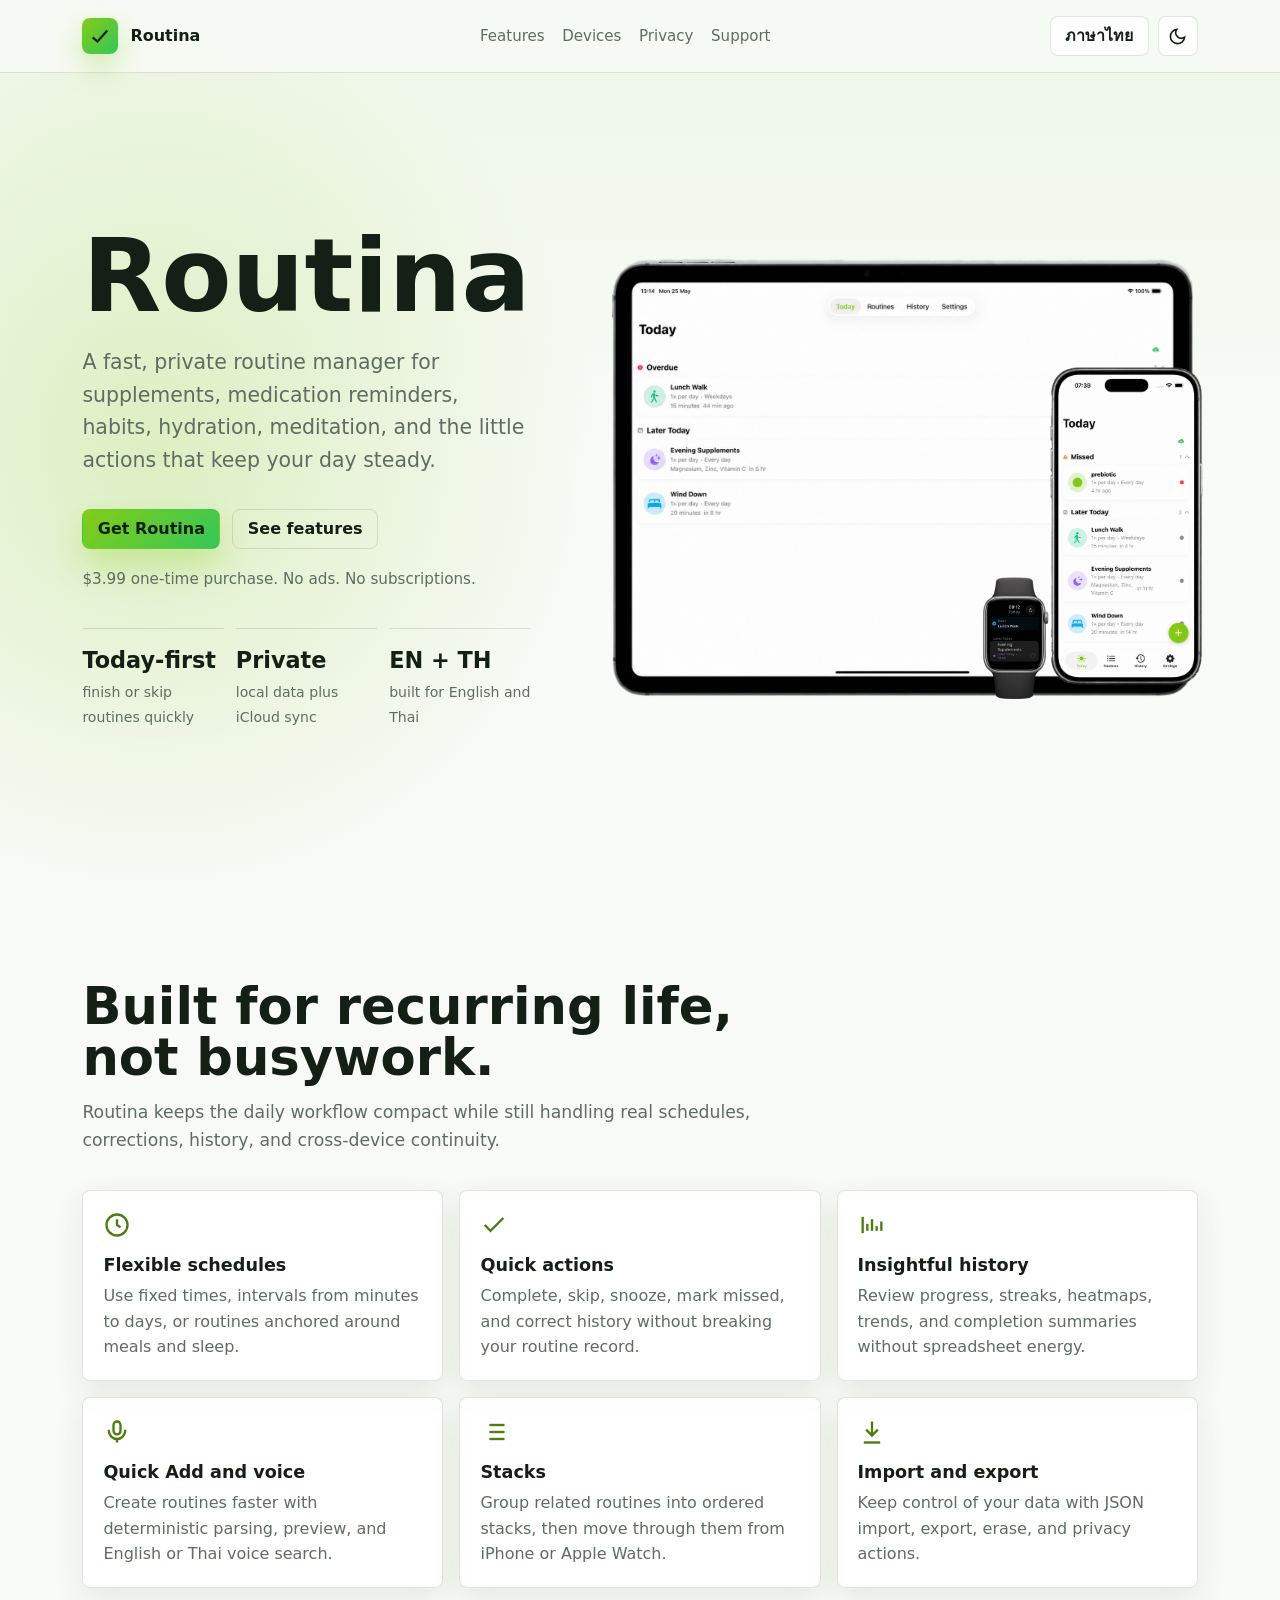
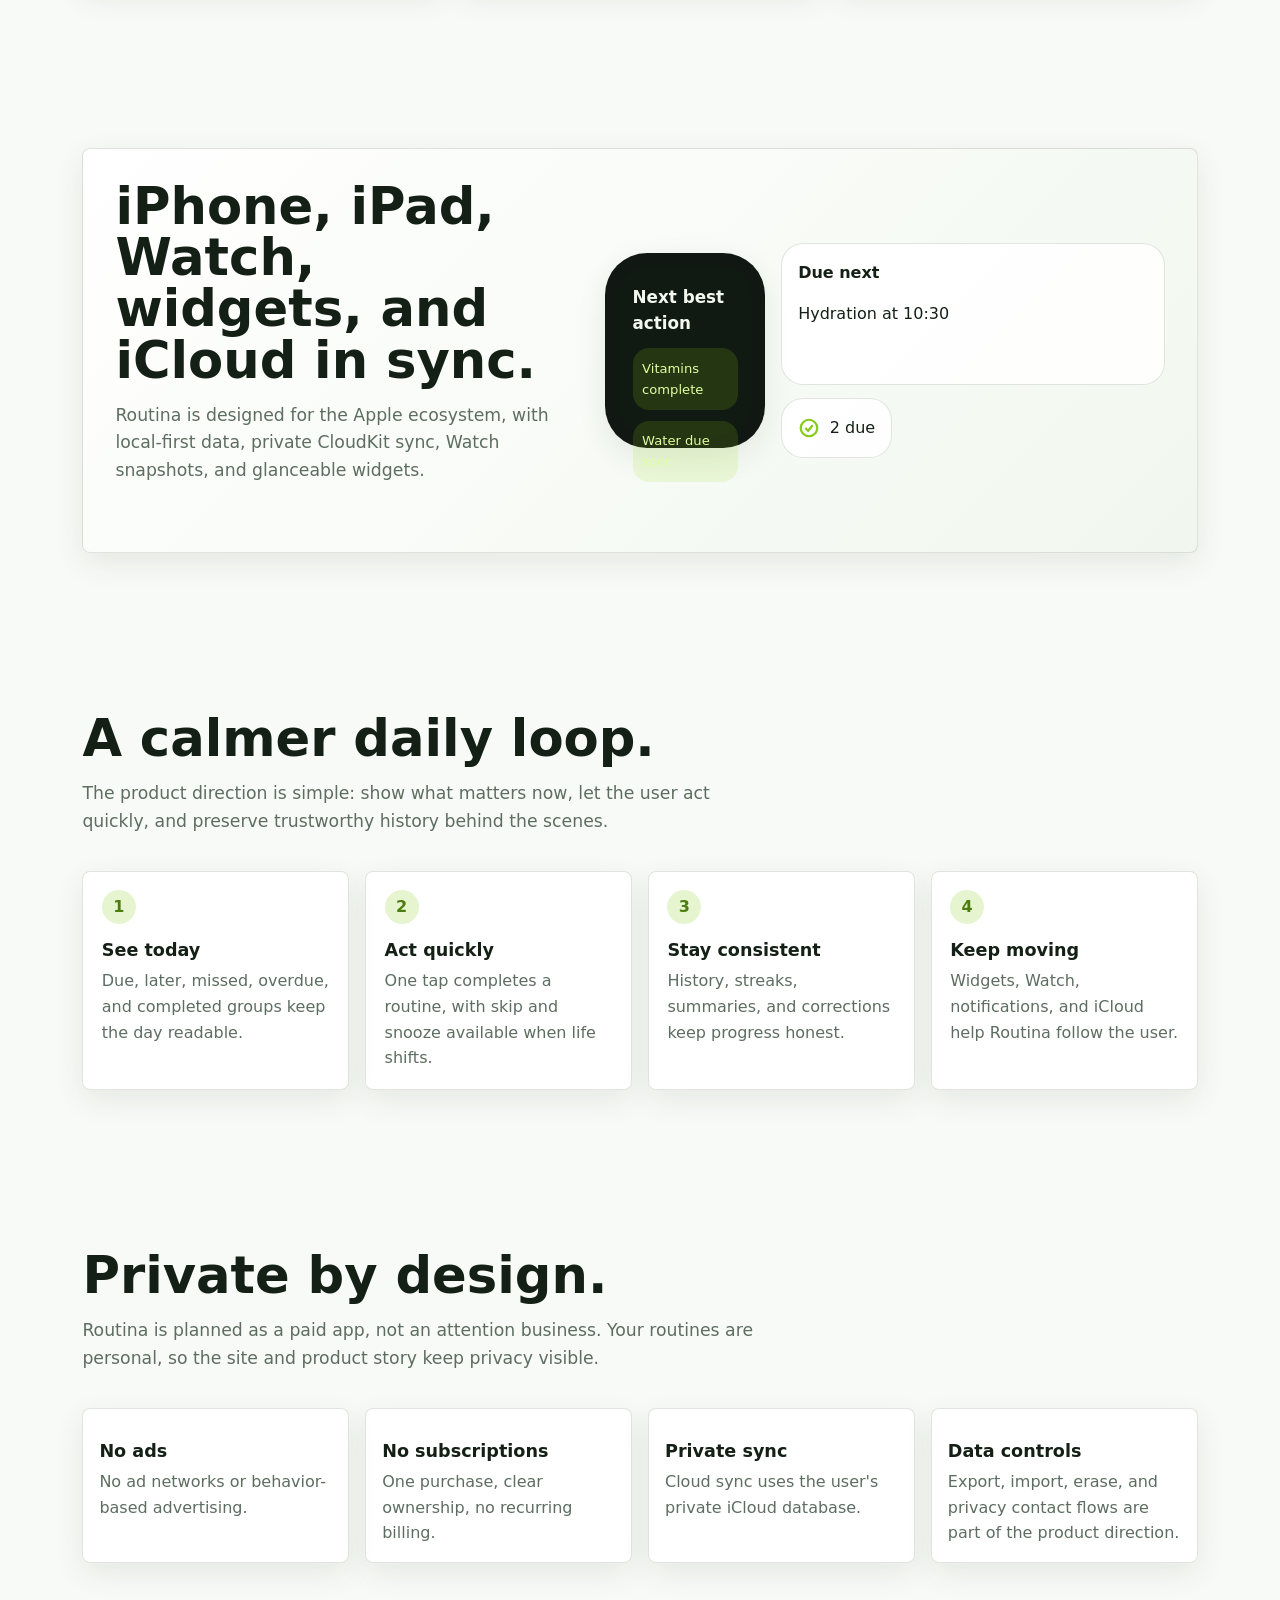
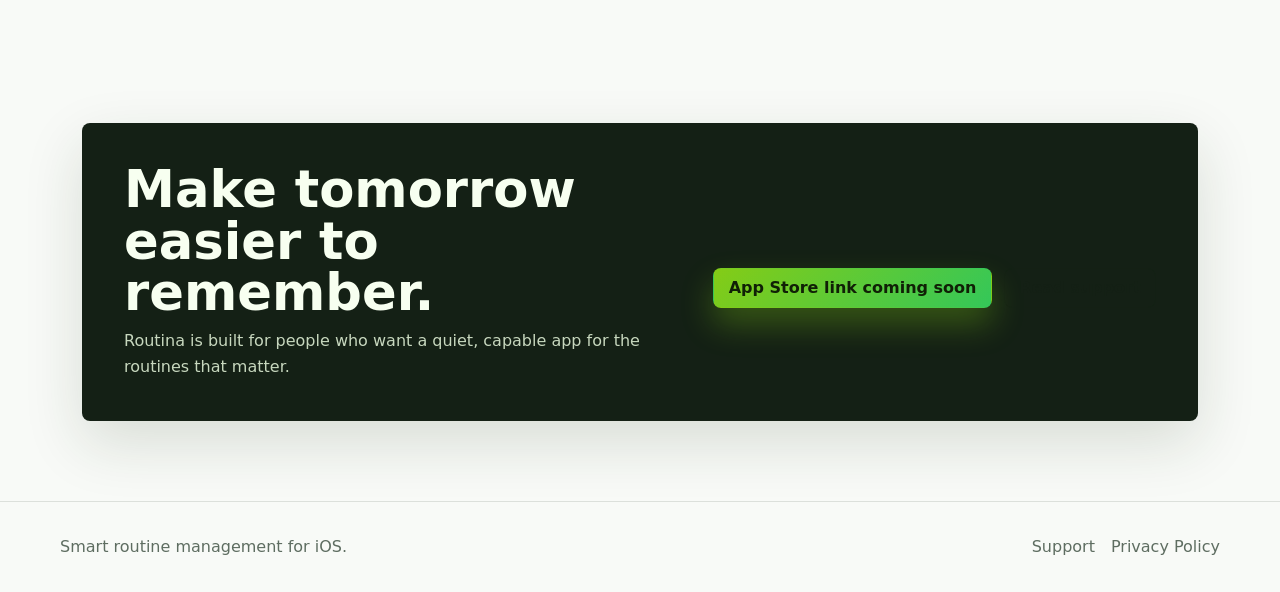
<file: index.html>
<!doctype html>
<html lang="en">
  <head>
    <meta charset="utf-8">
    <meta name="viewport" content="width=device-width, initial-scale=1">
    <meta name="description" content="Routina is a private, bilingual routine management app for iPhone, iPad, Apple Watch, widgets, and iCloud.">
    <title>Routina | Smart Routine Management for iOS</title>
    <link rel="stylesheet" href="assets/styles.css">
  </head>
  <body>
    <a class="skip-link" href="#main">Skip to content</a>
    <header class="site-header">
      <nav class="nav" aria-label="Primary navigation">
        <a class="brand" href="index.html" aria-label="Routina home">
          <span class="brand-mark" aria-hidden="true">
            <svg width="22" height="22" viewBox="0 0 24 24" fill="none" stroke="currentColor" stroke-width="2.4"><path d="M4 13.5 9.2 18 20 6"/></svg>
          </span>
          <span>Routina</span>
        </a>
        <div class="nav-links">
          <a href="#features" data-i18n="navFeatures">Features</a>
          <a href="#devices" data-i18n="navDevices">Devices</a>
          <a href="#privacy" data-i18n="navPrivacy">Privacy</a>
          <a href="Docs/Support.html" data-i18n="navSupport">Support</a>
        </div>
        <div class="nav-actions">
          <button class="language-toggle" type="button" data-lang-toggle data-i18n="langLabel">ภาษาไทย</button>
          <button class="icon-button" type="button" data-theme-toggle data-i18n-aria="themeLabel" aria-label="Toggle theme"><svg aria-hidden="true" width="19" height="19" viewBox="0 0 24 24" fill="none" stroke="currentColor" stroke-width="2"><path d="M20.99 12.79A9 9 0 1 1 11.21 3a7 7 0 0 0 9.78 9.79Z"/></svg></button>
        </div>
      </nav>
    </header>

    <main id="main">
      <section class="hero" aria-labelledby="hero-title">
        <div class="hero-copy">
          <h1 id="hero-title" data-i18n="heroTitle">Routina</h1>
          <p data-i18n="heroBody">A fast, private routine manager for supplements, medication reminders, habits, hydration, meditation, and the little actions that keep your day steady.</p>
          <div class="hero-actions">
            <a class="button primary" href="#download" data-i18n="heroCta">Get Routina</a>
            <a class="button secondary" href="#features" data-i18n="heroSecondary">See features</a>
          </div>
          <div class="price-line" data-i18n="priceLine">$3.99 one-time purchase. No ads. No subscriptions.</div>
          <div class="hero-proof" aria-label="Product highlights">
            <div class="proof-item">
              <strong data-i18n="proofOneValue">Today-first</strong>
              <span data-i18n="proofOneLabel">finish or skip routines quickly</span>
            </div>
            <div class="proof-item">
              <strong data-i18n="proofTwoValue">Private</strong>
              <span data-i18n="proofTwoLabel">local data plus iCloud sync</span>
            </div>
            <div class="proof-item">
              <strong data-i18n="proofThreeValue">EN + TH</strong>
              <span data-i18n="proofThreeLabel">built for English and Thai</span>
            </div>
          </div>
        </div>

        <div class="hero-mockup" aria-label="Routina app preview">
          <img
            src="assets/images/ipad%20with%20frame-en.png"
            alt="Routina app on iPad"
            class="hero-ipad"
            data-img-en="assets/images/ipad%20with%20frame-en.png"
            data-img-th="assets/images/ipad%20with%20frame-th.png"
            loading="eager"
            decoding="async">
          <img
            src="assets/images/iphone%20frame-en.png"
            alt="Routina app on iPhone"
            class="hero-iphone"
            data-img-en="assets/images/iphone%20frame-en.png"
            data-img-th="assets/images/iphone%20frame-th.png"
            loading="eager"
            decoding="async">
          <img
            src="assets/images/watch%20with%20frame-en.png"
            alt="Routina app on Apple Watch"
            class="hero-watch"
            data-img-en="assets/images/watch%20with%20frame-en.png"
            data-img-th="assets/images/watch%20with%20frame-th.png"
            loading="eager"
            decoding="async">
        </div>
      </section>

      <section class="section" id="features" aria-labelledby="features-title">
        <div class="section-header">
          <h2 id="features-title" data-i18n="featuresTitle">Built for recurring life, not busywork.</h2>
          <p data-i18n="featuresBody">Routina keeps the daily workflow compact while still handling real schedules, corrections, history, and cross-device continuity.</p>
        </div>
        <div class="feature-grid">
          <article class="feature-card">
            <svg width="28" height="28" viewBox="0 0 24 24" fill="none" stroke="currentColor" stroke-width="2"><circle cx="12" cy="12" r="9"/><path d="M12 7v5l3 2"/></svg>
            <h3 data-i18n="featureOneTitle">Flexible schedules</h3>
            <p data-i18n="featureOneBody">Use fixed times, intervals from minutes to days, or routines anchored around meals and sleep.</p>
          </article>
          <article class="feature-card">
            <svg width="28" height="28" viewBox="0 0 24 24" fill="none" stroke="currentColor" stroke-width="2"><path d="m4 12 5 5L20 6"/></svg>
            <h3 data-i18n="featureTwoTitle">Quick actions</h3>
            <p data-i18n="featureTwoBody">Complete, skip, snooze, mark missed, and correct history without breaking your routine record.</p>
          </article>
          <article class="feature-card">
            <svg width="28" height="28" viewBox="0 0 24 24" fill="none" stroke="currentColor" stroke-width="2"><path d="M4 19V5"/><path d="M8 17v-6"/><path d="M12 17V7"/><path d="M16 17v-4"/><path d="M20 17V9"/></svg>
            <h3 data-i18n="featureThreeTitle">Insightful history</h3>
            <p data-i18n="featureThreeBody">Review progress, streaks, heatmaps, trends, and completion summaries without spreadsheet energy.</p>
          </article>
          <article class="feature-card">
            <svg width="28" height="28" viewBox="0 0 24 24" fill="none" stroke="currentColor" stroke-width="2"><path d="M12 3a3 3 0 0 0-3 3v5a3 3 0 0 0 6 0V6a3 3 0 0 0-3-3Z"/><path d="M19 10v1a7 7 0 0 1-14 0v-1"/><path d="M12 18v3"/></svg>
            <h3 data-i18n="featureFourTitle">Quick Add and voice</h3>
            <p data-i18n="featureFourBody">Create routines faster with deterministic parsing, preview, and English or Thai voice search.</p>
          </article>
          <article class="feature-card">
            <svg width="28" height="28" viewBox="0 0 24 24" fill="none" stroke="currentColor" stroke-width="2"><path d="M8 6h13"/><path d="M8 12h13"/><path d="M8 18h13"/><path d="M3 6h.01"/><path d="M3 12h.01"/><path d="M3 18h.01"/></svg>
            <h3 data-i18n="featureFiveTitle">Stacks</h3>
            <p data-i18n="featureFiveBody">Group related routines into ordered stacks, then move through them from iPhone or Apple Watch.</p>
          </article>
          <article class="feature-card">
            <svg width="28" height="28" viewBox="0 0 24 24" fill="none" stroke="currentColor" stroke-width="2"><path d="M12 3v12"/><path d="m7 10 5 5 5-5"/><path d="M5 21h14"/></svg>
            <h3 data-i18n="featureSixTitle">Import and export</h3>
            <p data-i18n="featureSixBody">Keep control of your data with JSON import, export, erase, and privacy actions.</p>
          </article>
        </div>
      </section>

      <section class="section" id="devices" aria-labelledby="devices-title">
        <div class="device-band">
          <div class="section-header">
            <h2 id="devices-title" data-i18n="devicesTitle">iPhone, iPad, Watch, widgets, and iCloud in sync.</h2>
            <p data-i18n="devicesBody">Routina is designed for the Apple ecosystem, with local-first data, private CloudKit sync, Watch snapshots, and glanceable widgets.</p>
          </div>
          <div class="watch-widget" aria-hidden="true">
            <div class="watch">
              <div class="watch-screen">
                <strong data-i18n="watchTitle">Next best action</strong>
                <div class="watch-row" data-i18n="watchRowOne">Vitamins complete</div>
                <div class="watch-row" data-i18n="watchRowTwo">Water due soon</div>
              </div>
            </div>
            <div class="widget-stack">
              <div class="home-widget">
                <strong data-i18n="homeWidgetTitle">Due next</strong>
                <p data-i18n="homeWidgetBody">Hydration at 10:30</p>
              </div>
              <div class="lock-widget">
                <svg width="22" height="22" viewBox="0 0 24 24" fill="none" stroke="var(--accent)" stroke-width="2.4"><circle cx="12" cy="12" r="9"/><path d="m8 12 3 3 5-6"/></svg>
                <span data-i18n="lockWidgetBody">2 due</span>
              </div>
            </div>
          </div>
        </div>
      </section>

      <section class="section" aria-labelledby="workflow-title">
        <div class="section-header">
          <h2 id="workflow-title" data-i18n="workflowTitle">A calmer daily loop.</h2>
          <p data-i18n="workflowBody">The product direction is simple: show what matters now, let the user act quickly, and preserve trustworthy history behind the scenes.</p>
        </div>
        <div class="timeline">
          <article class="timeline-item"><span class="number">1</span><h3 data-i18n="stepOneTitle">See today</h3><p data-i18n="stepOneBody">Due, later, missed, overdue, and completed groups keep the day readable.</p></article>
          <article class="timeline-item"><span class="number">2</span><h3 data-i18n="stepTwoTitle">Act quickly</h3><p data-i18n="stepTwoBody">One tap completes a routine, with skip and snooze available when life shifts.</p></article>
          <article class="timeline-item"><span class="number">3</span><h3 data-i18n="stepThreeTitle">Stay consistent</h3><p data-i18n="stepThreeBody">History, streaks, summaries, and corrections keep progress honest.</p></article>
          <article class="timeline-item"><span class="number">4</span><h3 data-i18n="stepFourTitle">Keep moving</h3><p data-i18n="stepFourBody">Widgets, Watch, notifications, and iCloud help Routina follow the user.</p></article>
        </div>
      </section>

      <section class="section" id="privacy" aria-labelledby="privacy-title">
        <div class="section-header">
          <h2 id="privacy-title" data-i18n="privacyTitle">Private by design.</h2>
          <p data-i18n="privacyBody">Routina is planned as a paid app, not an attention business. Your routines are personal, so the site and product story keep privacy visible.</p>
        </div>
        <div class="privacy-strip">
          <article class="privacy-item"><h3 data-i18n="privacyOneTitle">No ads</h3><p data-i18n="privacyOneBody">No ad networks or behavior-based advertising.</p></article>
          <article class="privacy-item"><h3 data-i18n="privacyTwoTitle">No subscriptions</h3><p data-i18n="privacyTwoBody">One purchase, clear ownership, no recurring billing.</p></article>
          <article class="privacy-item"><h3 data-i18n="privacyThreeTitle">Private sync</h3><p data-i18n="privacyThreeBody">Cloud sync uses the user's private iCloud database.</p></article>
          <article class="privacy-item"><h3 data-i18n="privacyFourTitle">Data controls</h3><p data-i18n="privacyFourBody">Export, import, erase, and privacy contact flows are part of the product direction.</p></article>
        </div>
      </section>

      <section class="section" id="download" aria-labelledby="download-title">
        <div class="download-band">
          <div>
            <h2 id="download-title" data-i18n="finalTitle">Make tomorrow easier to remember.</h2>
            <p data-i18n="finalBody">Routina is built for people who want a quiet, capable app for the routines that matter.</p>
          </div>
          <div class="hero-actions">
            <a class="button primary" href="#" data-i18n="finalCta">App Store link coming soon</a>
            <a class="button secondary" href="Docs/Support.html" data-i18n="finalSupport">Read support</a>
          </div>
        </div>
      </section>
    </main>

    <footer class="site-footer">
      <div class="footer-inner">
        <span data-i18n="footerTagline">Smart routine management for iOS.</span>
        <div class="footer-links">
          <a href="Docs/Support.html" data-i18n="navSupport">Support</a>
          <a href="Docs/Privacy.html" data-i18n="navDocsPrivacy">Privacy Policy</a>
        </div>
      </div>
    </footer>
    <script src="assets/site.js"></script>
  </body>
</html>
</file>
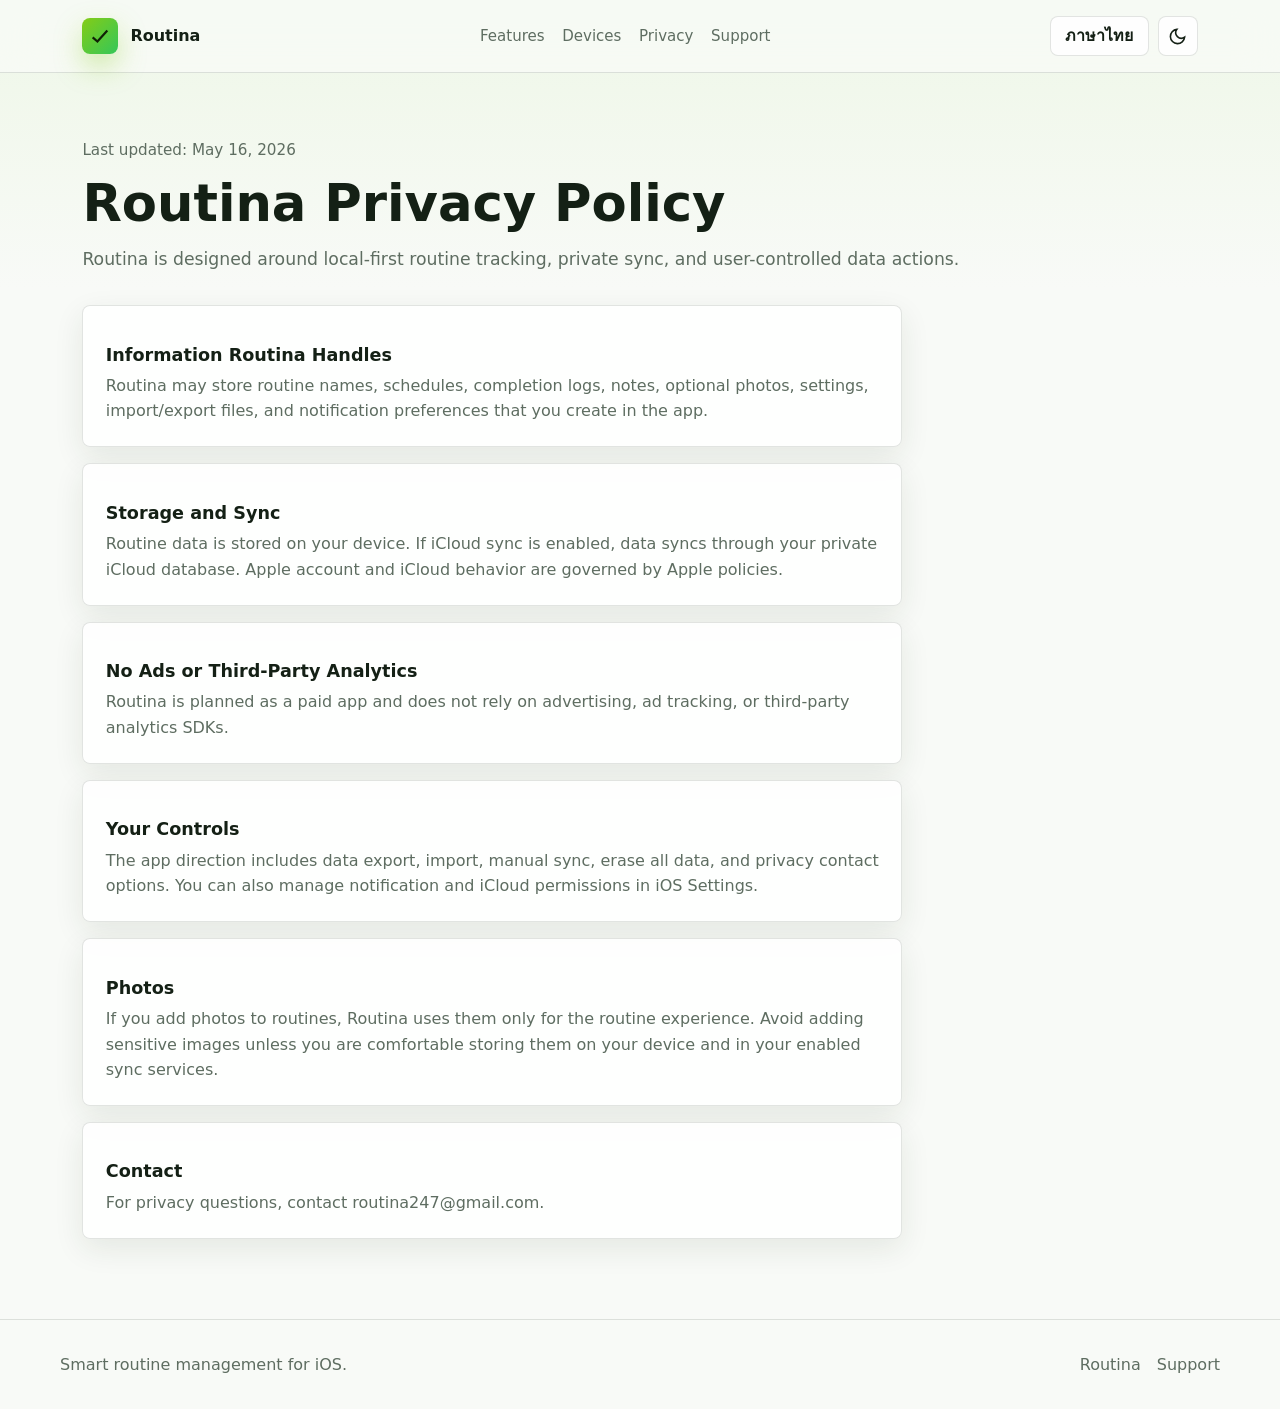
<file: Docs/Privacy.html>
<!doctype html>
<html lang="en">
  <head>
    <meta charset="utf-8">
    <meta name="viewport" content="width=device-width, initial-scale=1">
    <meta name="description" content="Privacy policy for Routina, a smart routine management app for iOS.">
    <title>Routina Privacy Policy</title>
    <link rel="stylesheet" href="../assets/styles.css">
  </head>
  <body class="docs-page">
    <a class="skip-link" href="#main">Skip to content</a>
    <header class="site-header">
      <nav class="nav" aria-label="Primary navigation">
        <a class="brand" href="../index.html" aria-label="Routina home">
          <span class="brand-mark" aria-hidden="true"><svg width="22" height="22" viewBox="0 0 24 24" fill="none" stroke="currentColor" stroke-width="2.4"><path d="M4 13.5 9.2 18 20 6"/></svg></span>
          <span>Routina</span>
        </a>
        <div class="nav-links">
          <a href="../index.html#features" data-i18n="navFeatures">Features</a>
          <a href="../index.html#devices" data-i18n="navDevices">Devices</a>
          <a href="../index.html#privacy" data-i18n="navPrivacy">Privacy</a>
          <a href="Support.html" data-i18n="navSupport">Support</a>
        </div>
        <div class="nav-actions">
          <button class="language-toggle" type="button" data-lang-toggle data-i18n="langLabel">ภาษาไทย</button>
          <button class="icon-button" type="button" data-theme-toggle data-i18n-aria="themeLabel" aria-label="Toggle theme"><svg aria-hidden="true" width="19" height="19" viewBox="0 0 24 24" fill="none" stroke="currentColor" stroke-width="2"><path d="M20.99 12.79A9 9 0 1 1 11.21 3a7 7 0 0 0 9.78 9.79Z"/></svg></button>
        </div>
      </nav>
    </header>
    <main id="main" class="docs-shell">
      <span class="doc-meta" data-i18n="privacyDocUpdated">Last updated: May 16, 2026</span>
      <h1 data-i18n="privacyDocTitle">Routina Privacy Policy</h1>
      <p class="lead" data-i18n="privacyDocLead">Routina is designed around local-first routine tracking, private sync, and user-controlled data actions.</p>
      <div class="docs-grid">
        <section class="support-card">
          <h2 data-i18n="privacyCollectTitle">Information Routina Handles</h2>
          <p data-i18n="privacyCollectBody">Routina may store routine names, schedules, completion logs, notes, optional photos, settings, import/export files, and notification preferences that you create in the app.</p>
        </section>
        <section class="support-card">
          <h2 data-i18n="privacyStorageTitle">Storage and Sync</h2>
          <p data-i18n="privacyStorageBody">Routine data is stored on your device. If iCloud sync is enabled, data syncs through your private iCloud database. Apple account and iCloud behavior are governed by Apple policies.</p>
        </section>
        <section class="support-card">
          <h2 data-i18n="privacyNoAdsTitle">No Ads or Third-Party Analytics</h2>
          <p data-i18n="privacyNoAdsBody">Routina is planned as a paid app and does not rely on advertising, ad tracking, or third-party analytics SDKs.</p>
        </section>
        <section class="support-card">
          <h2 data-i18n="privacyControlsTitle">Your Controls</h2>
          <p data-i18n="privacyControlsBody">The app direction includes data export, import, manual sync, erase all data, and privacy contact options. You can also manage notification and iCloud permissions in iOS Settings.</p>
        </section>
        <section class="support-card">
          <h2 data-i18n="privacyPhotosTitle">Photos</h2>
          <p data-i18n="privacyPhotosBody">If you add photos to routines, Routina uses them only for the routine experience. Avoid adding sensitive images unless you are comfortable storing them on your device and in your enabled sync services.</p>
        </section>
        <section class="support-card">
          <h2 data-i18n="privacyContactTitle">Contact</h2>
          <p data-i18n="privacyContactBody">For privacy questions, contact routina247@gmail.com.</p>
        </section>
      </div>
    </main>
    <footer class="site-footer">
      <div class="footer-inner">
        <span data-i18n="footerTagline">Smart routine management for iOS.</span>
        <div class="footer-links">
          <a href="../index.html">Routina</a>
          <a href="Support.html" data-i18n="navSupport">Support</a>
        </div>
      </div>
    </footer>
    <script src="../assets/site.js"></script>
  </body>
</html>
</file>
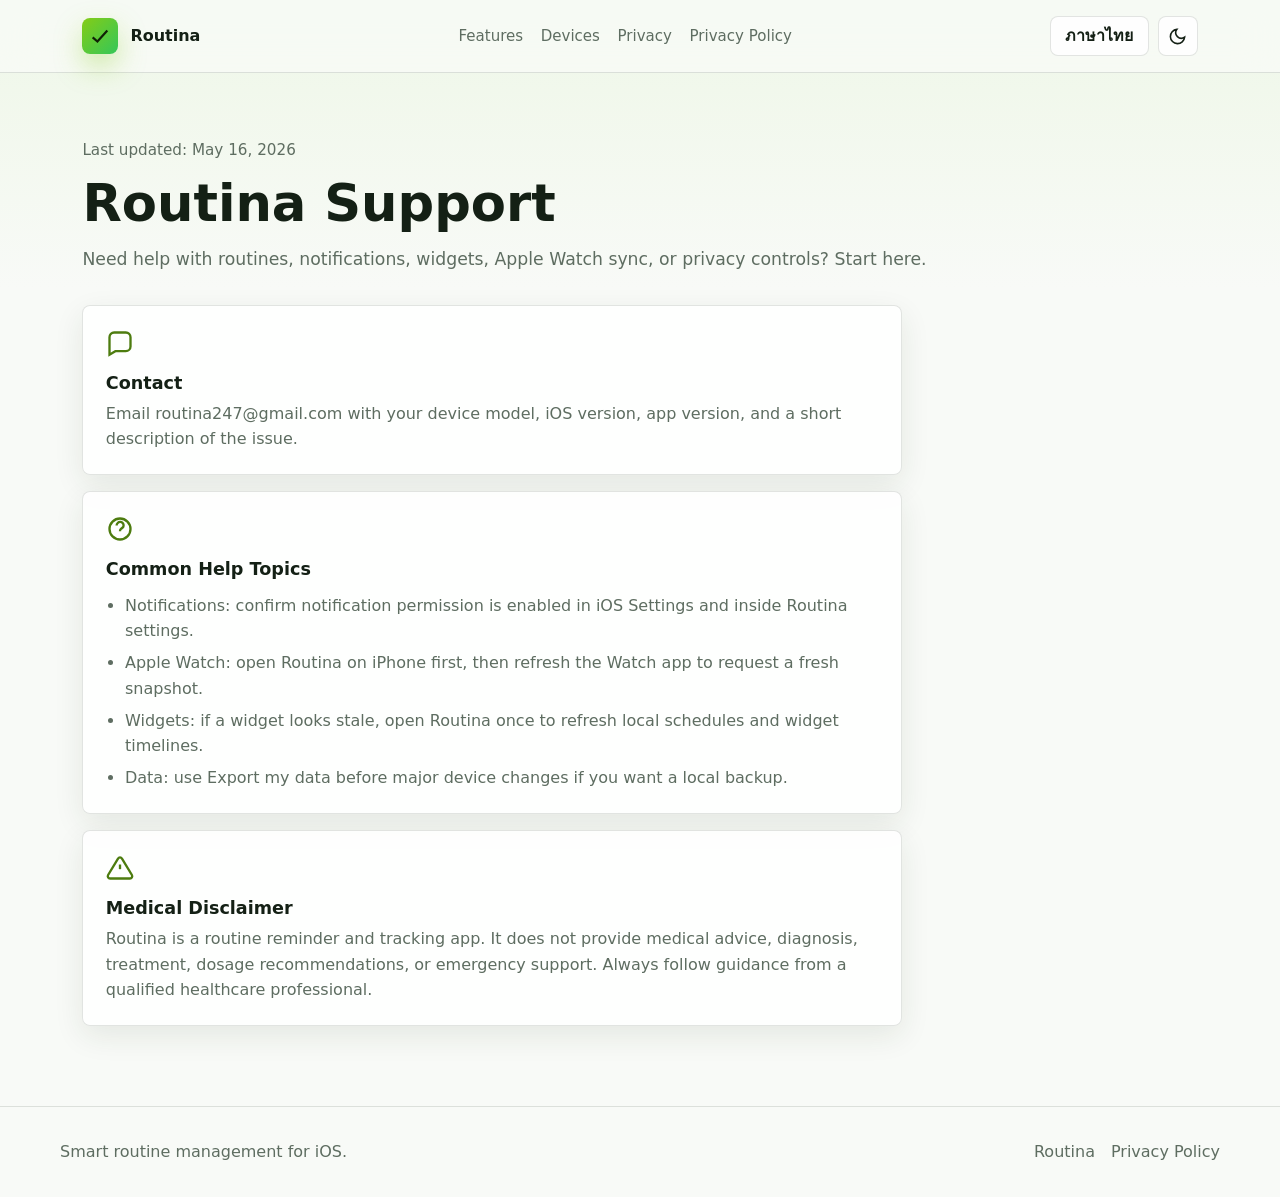
<file: Docs/Support.html>
<!doctype html>
<html lang="en">
  <head>
    <meta charset="utf-8">
    <meta name="viewport" content="width=device-width, initial-scale=1">
    <meta name="description" content="Support information for Routina, a smart routine management app for iOS.">
    <title>Routina Support</title>
    <link rel="stylesheet" href="../assets/styles.css">
  </head>
  <body class="docs-page">
    <a class="skip-link" href="#main">Skip to content</a>
    <header class="site-header">
      <nav class="nav" aria-label="Primary navigation">
        <a class="brand" href="../index.html" aria-label="Routina home">
          <span class="brand-mark" aria-hidden="true"><svg width="22" height="22" viewBox="0 0 24 24" fill="none" stroke="currentColor" stroke-width="2.4"><path d="M4 13.5 9.2 18 20 6"/></svg></span>
          <span>Routina</span>
        </a>
        <div class="nav-links">
          <a href="../index.html#features" data-i18n="navFeatures">Features</a>
          <a href="../index.html#devices" data-i18n="navDevices">Devices</a>
          <a href="../index.html#privacy" data-i18n="navPrivacy">Privacy</a>
          <a href="Privacy.html" data-i18n="navDocsPrivacy">Privacy Policy</a>
        </div>
        <div class="nav-actions">
          <button class="language-toggle" type="button" data-lang-toggle data-i18n="langLabel">ภาษาไทย</button>
          <button class="icon-button" type="button" data-theme-toggle data-i18n-aria="themeLabel" aria-label="Toggle theme"><svg aria-hidden="true" width="19" height="19" viewBox="0 0 24 24" fill="none" stroke="currentColor" stroke-width="2"><path d="M20.99 12.79A9 9 0 1 1 11.21 3a7 7 0 0 0 9.78 9.79Z"/></svg></button>
        </div>
      </nav>
    </header>
    <main id="main" class="docs-shell">
      <span class="doc-meta" data-i18n="supportUpdated">Last updated: May 16, 2026</span>
      <h1 data-i18n="supportTitle">Routina Support</h1>
      <p class="lead" data-i18n="supportLead">Need help with routines, notifications, widgets, Apple Watch sync, or privacy controls? Start here.</p>
      <div class="docs-grid">
        <section class="support-card">
          <svg width="28" height="28" viewBox="0 0 24 24" fill="none" stroke="currentColor" stroke-width="2"><path d="M21 15a4 4 0 0 1-4 4H8l-5 3V7a4 4 0 0 1 4-4h10a4 4 0 0 1 4 4Z"/></svg>
          <h2 data-i18n="supportContactTitle">Contact</h2>
          <p data-i18n="supportContactBody">Email routina247@gmail.com with your device model, iOS version, app version, and a short description of the issue.</p>
        </section>
        <section class="support-card">
          <svg width="28" height="28" viewBox="0 0 24 24" fill="none" stroke="currentColor" stroke-width="2"><circle cx="12" cy="12" r="9"/><path d="M12 17h.01"/><path d="M9.1 9a3 3 0 1 1 5.8 1c-.5.9-1.5 1.3-2.2 2-.5.5-.7 1-.7 2"/></svg>
          <h2 data-i18n="supportFaqTitle">Common Help Topics</h2>
          <ul>
            <li data-i18n="supportFaqOne">Notifications: confirm notification permission is enabled in iOS Settings and inside Routina settings.</li>
            <li data-i18n="supportFaqTwo">Apple Watch: open Routina on iPhone first, then refresh the Watch app to request a fresh snapshot.</li>
            <li data-i18n="supportFaqThree">Widgets: if a widget looks stale, open Routina once to refresh local schedules and widget timelines.</li>
            <li data-i18n="supportFaqFour">Data: use Export my data before major device changes if you want a local backup.</li>
          </ul>
        </section>
        <section class="support-card">
          <svg width="28" height="28" viewBox="0 0 24 24" fill="none" stroke="currentColor" stroke-width="2"><path d="M12 9v4"/><path d="M12 17h.01"/><path d="M10.3 3.9 1.8 18a2 2 0 0 0 1.7 3h17a2 2 0 0 0 1.7-3L13.7 3.9a2 2 0 0 0-3.4 0Z"/></svg>
          <h2 data-i18n="supportMedicalTitle">Medical Disclaimer</h2>
          <p data-i18n="supportMedicalBody">Routina is a routine reminder and tracking app. It does not provide medical advice, diagnosis, treatment, dosage recommendations, or emergency support. Always follow guidance from a qualified healthcare professional.</p>
        </section>
      </div>
    </main>
    <footer class="site-footer">
      <div class="footer-inner">
        <span data-i18n="footerTagline">Smart routine management for iOS.</span>
        <div class="footer-links">
          <a href="../index.html">Routina</a>
          <a href="Privacy.html" data-i18n="navDocsPrivacy">Privacy Policy</a>
        </div>
      </div>
    </footer>
    <script src="../assets/site.js"></script>
  </body>
</html>
</file>
<file: assets/styles.css>
:root {
  color-scheme: light;
  --bg: #f8faf7;
  --bg-strong: #eef7e7;
  --surface: #ffffff;
  --surface-soft: #f1f7ee;
  --surface-elevated: rgba(255, 255, 255, 0.86);
  --text: #142015;
  --muted: #5e6d61;
  --border: rgba(20, 32, 21, 0.12);
  --accent: #84cc16;
  --accent-strong: #4d7c0f;
  --orange: #ff9500;
  --green: #34c759;
  --blue: #007aff;
  --purple: #af52de;
  --amber: #f59e0b;
  --red: #ef4444;
  --shadow: 0 22px 60px rgba(31, 52, 22, 0.14);
  --shadow-soft: 0 10px 30px rgba(31, 52, 22, 0.09);
  --radius: 8px;
  --max: 1160px;
}

:root[data-theme="dark"] {
  color-scheme: dark;
  --bg: #071108;
  --bg-strong: #101d12;
  --surface: #111a12;
  --surface-soft: #172417;
  --surface-elevated: rgba(17, 26, 18, 0.88);
  --text: #f3f8ef;
  --muted: #afbaaa;
  --border: rgba(243, 248, 239, 0.13);
  --accent: #9be31f;
  --accent-strong: #c7f85f;
  --shadow: 0 22px 60px rgba(0, 0, 0, 0.42);
  --shadow-soft: 0 10px 30px rgba(0, 0, 0, 0.25);
}

* {
  box-sizing: border-box;
}

html {
  scroll-behavior: smooth;
}

body {
  margin: 0;
  background:
    radial-gradient(circle at 12% 12%, color-mix(in srgb, var(--accent) 24%, transparent), transparent 28rem),
    linear-gradient(180deg, var(--bg-strong), var(--bg) 28rem);
  color: var(--text);
  font-family: Inter, ui-sans-serif, system-ui, -apple-system, BlinkMacSystemFont, "Segoe UI", sans-serif;
  font-size: 16px;
  line-height: 1.6;
}

body.docs-page {
  background: linear-gradient(180deg, var(--bg-strong), var(--bg) 18rem);
}

a {
  color: inherit;
}

img,
svg {
  display: block;
  max-width: 100%;
}

button {
  font: inherit;
}

.skip-link {
  position: fixed;
  left: 1rem;
  top: 1rem;
  z-index: 100;
  transform: translateY(-150%);
  background: var(--text);
  color: var(--bg);
  padding: 0.7rem 1rem;
  border-radius: var(--radius);
}

.skip-link:focus {
  transform: translateY(0);
}

.site-header {
  position: sticky;
  top: 0;
  z-index: 20;
  backdrop-filter: blur(20px);
  background: color-mix(in srgb, var(--bg) 82%, transparent);
  border-bottom: 1px solid var(--border);
}

.nav {
  max-width: var(--max);
  margin: 0 auto;
  min-height: 72px;
  padding: 0 1.4rem;
  display: flex;
  align-items: center;
  justify-content: space-between;
  gap: 1.25rem;
}

.brand {
  display: inline-flex;
  align-items: center;
  gap: 0.75rem;
  text-decoration: none;
  font-weight: 800;
  letter-spacing: 0;
}

.brand-mark {
  width: 36px;
  height: 36px;
  border-radius: 8px;
  display: grid;
  place-items: center;
  background: linear-gradient(135deg, var(--accent), #34c759);
  color: #102006;
  box-shadow: 0 12px 28px color-mix(in srgb, var(--accent) 35%, transparent);
}

.nav-links {
  display: flex;
  align-items: center;
  gap: 1.1rem;
  font-size: 0.94rem;
  color: var(--muted);
}

.nav-links a {
  text-decoration: none;
}

.nav-links a:hover {
  color: var(--text);
}

.nav-actions {
  display: flex;
  align-items: center;
  gap: 0.55rem;
}

.icon-button,
.language-toggle,
.button {
  min-height: 40px;
  border: 1px solid var(--border);
  border-radius: var(--radius);
  background: var(--surface-elevated);
  color: var(--text);
  display: inline-flex;
  align-items: center;
  justify-content: center;
  gap: 0.5rem;
  cursor: pointer;
  text-decoration: none;
  transition: transform 160ms ease, border-color 160ms ease, background 160ms ease;
}

.icon-button {
  width: 40px;
}

.language-toggle,
.button {
  padding: 0 0.9rem;
  font-weight: 750;
}

.button.primary {
  border-color: transparent;
  background: linear-gradient(135deg, var(--accent), var(--green));
  color: #102006;
  box-shadow: 0 16px 32px color-mix(in srgb, var(--accent) 32%, transparent);
}

.button.secondary {
  background: transparent;
}

.button:hover,
.icon-button:hover,
.language-toggle:hover {
  transform: translateY(-1px);
  border-color: color-mix(in srgb, var(--accent) 55%, var(--border));
}

.hero,
.section,
.docs-shell {
  max-width: var(--max);
  margin: 0 auto;
  padding-left: 1.4rem;
  padding-right: 1.4rem;
}

.hero {
  min-height: calc(100vh - 72px);
  display: flex;
  flex-direction: column;
  gap: clamp(2rem, 6vw, 5rem);
  align-items: center;
  padding-top: 3.6rem;
  padding-bottom: 4.5rem;
  overflow: visible;
}

.hero-copy {
  flex: 1;
  width: 100%;
}

.hero-copy h1 {
  max-width: 12ch;
  margin: 0;
  font-size: clamp(3.25rem, 8vw, 7.4rem);
  line-height: 0.9;
  letter-spacing: 0;
}

.hero-copy p {
  max-width: 40rem;
  margin: 1.5rem 0 0;
  color: var(--muted);
  font-size: clamp(1.05rem, 2vw, 1.28rem);
}

.hero-actions {
  display: flex;
  flex-wrap: wrap;
  gap: 0.75rem;
  margin-top: 2rem;
}

.price-line {
  margin-top: 1.15rem;
  color: var(--muted);
  font-size: 0.95rem;
}

.hero-proof {
  display: grid;
  grid-template-columns: repeat(3, minmax(0, 1fr));
  gap: 0.75rem;
  margin-top: 2.25rem;
  max-width: 36rem;
}

.proof-item {
  border-top: 1px solid var(--border);
  padding-top: 0.9rem;
}

.proof-item strong {
  display: block;
  font-size: 1.4rem;
}

.proof-item span {
  color: var(--muted);
  font-size: 0.88rem;
}

.hero-mockup {
  position: relative;
  width: 100%;
  max-width: 550px;
  display: inline-block;
  flex: 1.5;
}

.hero-mockup img {
  display: block;
  max-width: 100%;
  height: auto;
  background: transparent;
}

/* iPad — base layer, fills container */
.hero-ipad {
  width: 100%;
  display: block;
  z-index: 1;
  border-radius: 10px;
}

/* iPhone — overlaps bottom-right of iPad, ~32% width */
.hero-iphone {
  position: absolute;
  width: 32%;
  right: -4%;
  bottom: 0;
  z-index: 2;
  border-radius: 16px;
}

/* Apple Watch — smaller, sits to the left of iPhone, bottom-aligned */
.hero-watch {
  position: absolute;
  width: 16%;
  right: 6%;
  bottom: 0;
  z-index: 3;
  border-radius: 14px;
}

.section {
  padding-top: 5rem;
  padding-bottom: 5rem;
}

.section-header {
  max-width: 680px;
  margin-bottom: 2.2rem;
}

.section-header h2,
.docs-shell h1 {
  margin: 0;
  font-size: clamp(2rem, 4vw, 3.6rem);
  line-height: 1;
  letter-spacing: 0;
}

.section-header p,
.docs-shell .lead {
  margin: 1rem 0 0;
  color: var(--muted);
  font-size: 1.08rem;
}

.feature-grid {
  display: grid;
  grid-template-columns: repeat(3, minmax(0, 1fr));
  gap: 1rem;
}

.feature-card,
.timeline-item,
.privacy-item,
.support-card {
  border: 1px solid var(--border);
  border-radius: var(--radius);
  background: var(--surface-elevated);
  box-shadow: var(--shadow-soft);
}

.feature-card {
  padding: 1.25rem;
}

.feature-card svg,
.support-card svg {
  color: var(--accent-strong);
}

.feature-card h3,
.timeline-item h3,
.privacy-item h3,
.support-card h2 {
  margin: 1rem 0 0.45rem;
  font-size: 1.1rem;
  line-height: 1.2;
}

.feature-card p,
.timeline-item p,
.privacy-item p,
.support-card p,
.support-card li {
  color: var(--muted);
  margin: 0;
}

.device-band {
  display: grid;
  grid-template-columns: minmax(0, 0.9fr) minmax(0, 1.1fr);
  gap: 2rem;
  align-items: center;
  padding: 2rem;
  border-radius: var(--radius);
  background: linear-gradient(135deg, var(--surface), var(--surface-soft));
  border: 1px solid var(--border);
  box-shadow: var(--shadow-soft);
}

.watch-widget {
  display: grid;
  grid-template-columns: 160px 1fr;
  gap: 1rem;
  align-items: center;
}

.watch {
  aspect-ratio: 0.82;
  border-radius: 42px;
  padding: 13px;
  background: #111712;
  box-shadow: var(--shadow-soft);
}

.watch-screen {
  height: 100%;
  border-radius: 32px;
  background: #111a12;
  color: #f3f8ef;
  padding: 1.1rem 0.9rem;
}

.watch-screen strong {
  display: block;
  font-size: 1.05rem;
}

.watch-row {
  margin-top: 0.7rem;
  padding: 0.6rem;
  border-radius: 16px;
  background: rgba(155, 227, 31, 0.14);
  color: #dfffa1;
  font-size: 0.82rem;
}

.widget-stack {
  display: grid;
  gap: 0.85rem;
}

.home-widget,
.lock-widget {
  border: 1px solid var(--border);
  background: var(--surface-elevated);
  border-radius: 22px;
  padding: 1rem;
}

.home-widget {
  min-height: 142px;
}

.lock-widget {
  display: inline-flex;
  width: fit-content;
  align-items: center;
  gap: 0.6rem;
}

.timeline {
  display: grid;
  grid-template-columns: repeat(4, minmax(0, 1fr));
  gap: 1rem;
}

.timeline-item {
  padding: 1.15rem;
}

.timeline-item .number {
  display: inline-grid;
  place-items: center;
  width: 34px;
  height: 34px;
  border-radius: 50%;
  background: color-mix(in srgb, var(--accent) 20%, var(--surface));
  color: var(--accent-strong);
  font-weight: 850;
}

.privacy-strip {
  display: grid;
  grid-template-columns: repeat(4, minmax(0, 1fr));
  gap: 1rem;
}

.privacy-item {
  padding: 1rem;
}

.download-band {
  display: grid;
  grid-template-columns: minmax(0, 1fr) auto;
  gap: 1rem;
  align-items: center;
  border-radius: var(--radius);
  background: #142015;
  color: #f7fff0;
  padding: clamp(1.5rem, 4vw, 2.6rem);
  box-shadow: var(--shadow);
}

.download-band p {
  color: #c7d7be;
  margin: 0.65rem 0 0;
  max-width: 42rem;
}

.download-band h2 {
  margin: 0;
  font-size: clamp(2rem, 4vw, 3.6rem);
  line-height: 1;
}

.site-footer {
  border-top: 1px solid var(--border);
  padding: 2rem 1.4rem;
  color: var(--muted);
}

.footer-inner {
  max-width: var(--max);
  margin: 0 auto;
  display: flex;
  justify-content: space-between;
  gap: 1rem;
  flex-wrap: wrap;
}

.footer-links {
  display: flex;
  gap: 1rem;
  flex-wrap: wrap;
}

.footer-links a {
  color: var(--muted);
  text-decoration: none;
}

.footer-links a:hover {
  color: var(--text);
}

.docs-shell {
  padding-top: 4rem;
  padding-bottom: 5rem;
}

.docs-grid {
  margin-top: 2rem;
  display: grid;
  grid-template-columns: minmax(0, 1fr);
  gap: 1rem;
  max-width: 820px;
}

.support-card {
  padding: 1.4rem;
}

.support-card ul {
  margin: 0.8rem 0 0;
  padding-left: 1.2rem;
}

.support-card li + li {
  margin-top: 0.4rem;
}

.doc-meta {
  display: inline-flex;
  margin-bottom: 1rem;
  color: var(--muted);
  font-size: 0.95rem;
}

@media (prefers-reduced-motion: no-preference) {
  .hero-mockup {
    animation: lift 5s ease-in-out infinite;
  }
}

@keyframes lift {
  0%, 100% { transform: translateY(0); }
  50% { transform: translateY(-10px); }
}

@media (max-width: 900px) {
  .nav {
    min-height: auto;
    padding-top: 0.85rem;
    padding-bottom: 0.85rem;
    flex-wrap: wrap;
  }

  .nav-links {
    order: 3;
    width: 100%;
    justify-content: space-between;
    overflow-x: auto;
    padding-bottom: 0.2rem;
  }

  .hero {
    min-height: auto;
    padding-top: 3rem;
  }

  .feature-grid,
  .timeline,
  .privacy-strip {
    grid-template-columns: repeat(2, minmax(0, 1fr));
  }

  .device-band,
  .download-band {
    grid-template-columns: 1fr;
  }
}

@media (max-width: 620px) {
  .brand span {
    display: none;
  }

  .hero,
  .section,
  .docs-shell {
    padding-left: 1rem;
    padding-right: 1rem;
  }

  .hero-copy h1 {
    max-width: 9ch;
  }

  .hero-proof,
  .feature-grid,
  .timeline,
  .privacy-strip,
  .watch-widget {
    grid-template-columns: 1fr;
  }

  .device-band {
    padding: 1rem;
  }

  .download-band .hero-actions {
    margin-top: 0.5rem;
  }
}

/* Hero mockup responsive composition */
@media (min-width: 768px) {
  .hero {
    flex-direction: row;
    text-align: left;
    align-items: center;
  }

  .hero-copy {
    flex: 1;
  }

  .hero-mockup {
    max-width: 700px;
    flex: 1.5;
  }

  .hero-iphone {
    width: 30%;
    right: -3%;
  }

  .hero-watch {
    width: 15%;
    right: 25%;
  }
}

@media (min-width: 1024px) {
  .hero-mockup {
    max-width: 800px;
    flex: 1.6;
  }

  .hero-iphone {
    width: 28%;
    right: -2%;
  }

  .hero-watch {
    width: 14%;
    right: 24%;
  }
}
</file>
